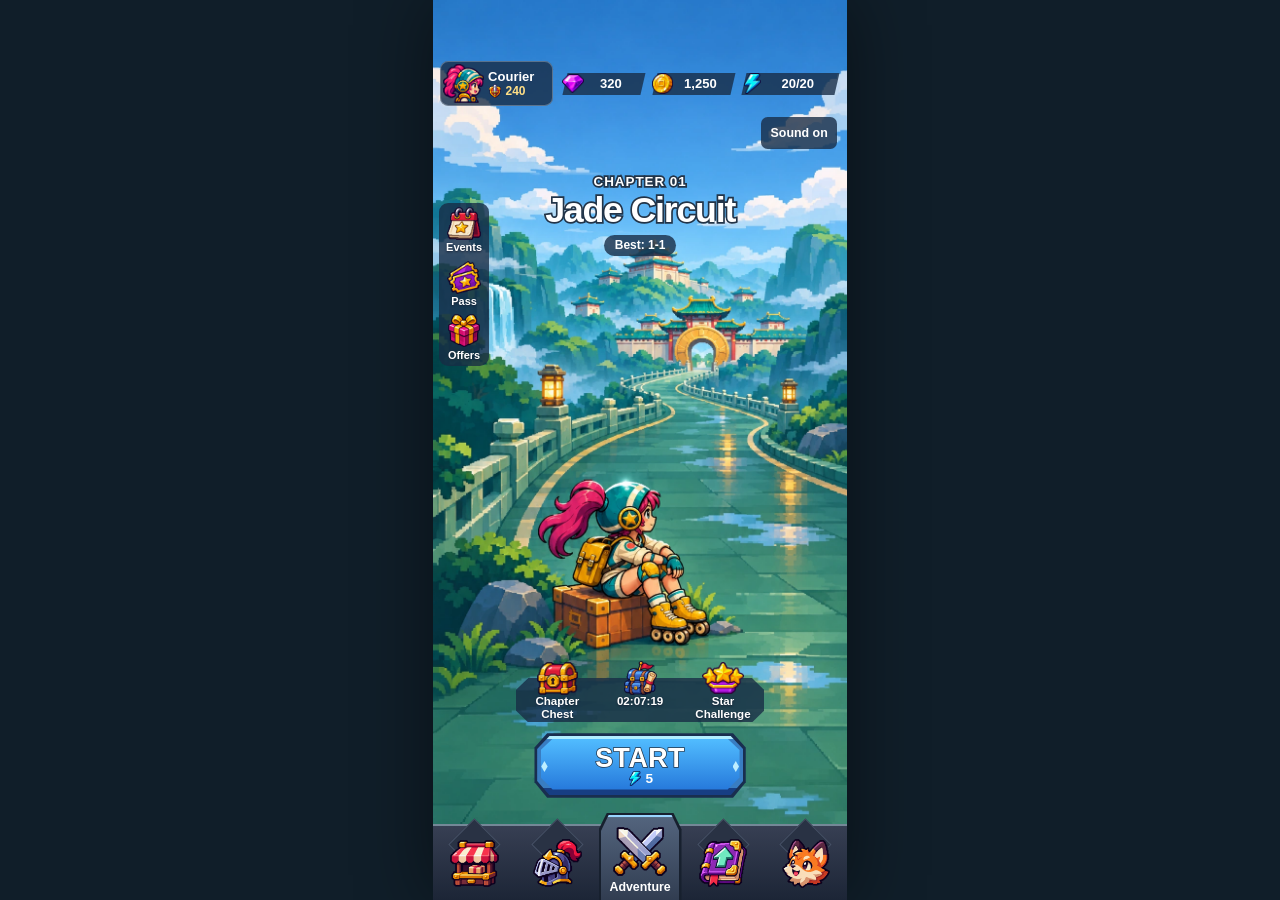
<file: index.html>
<!doctype html>
<html lang="en">
<head>
  <meta charset="utf-8">
  <meta name="viewport" content="width=device-width, initial-scale=1, viewport-fit=cover">
  <meta name="theme-color" content="#101e29">
  <title>Jade Circuit</title>
  <style>
    :root { color-scheme: dark; font: 600 1rem system-ui, sans-serif; background: #101e29; color: #fff2d1; }
    body { margin: 0; }
    iframe, section { position: fixed; inset: 0; width: 100%; height: 100%; border: 0; }
    section { display: grid; align-content: center; justify-items: center; background: #101e29; }
    [hidden] { display: none; }
    progress { width: min(16rem, 70vw); accent-color: #70ddbb; }
    button { padding: .6em 1.3em; font: inherit; cursor: pointer; }
  </style>
</head>
<body>
  <iframe title="Jade Circuit game" aria-hidden="true" inert allow="autoplay; fullscreen"></iframe>
  <section aria-label="Loading Jade Circuit">
    <p role="status">Loading Jade Circuit…</p>
    <progress aria-label="Game loading progress"></progress>
    <button type="button" hidden>Retry</button>
  </section>
  <script type="module">
    const frame = document.querySelector('iframe');
    const cover = document.querySelector('section');
    const meter = document.querySelector('progress');
    const message = document.querySelector('[role=status]');
    const retry = document.querySelector('button');
    retry.onclick = () => location.reload();

    const assets = ['rally/rain-circuit.webp', 'cabinet-materials.png', 'arena.png',
      'cabinet-shell.png', 'controls.png', 'trough.png', 'courier-idle.webp', 'puddle-jelly-idle.webp'];
    meter.max = assets.length + 1;
    meter.value = 0;
    async function loadImage(file) {
      const image = new Image();
      image.src = 'game/assets/' + file;
      await image.decode();
      meter.value++;
    }
    const lobbyReady = new Promise((resolve, reject) => {
      frame.addEventListener('load', () => {
        const lobby = frame.contentDocument;
        if (!lobby?.querySelector('#enemies .enemy')) return reject(new Error('Lobby unavailable'));
        meter.value++;
        resolve();
      }, { once: true });
      frame.src = 'game/home.html' + location.search;
    });
    try {
      await Promise.all([lobbyReady, ...assets.map(loadImage)]);
      cover.hidden = true;
      frame.inert = false;
      frame.removeAttribute('aria-hidden');
      frame.focus();
    } catch {
      message.textContent = 'Jade Circuit couldn’t finish loading.';
      meter.hidden = true;
      retry.hidden = false;
      retry.focus();
    }
  </script>
</body>
</html>
</file>
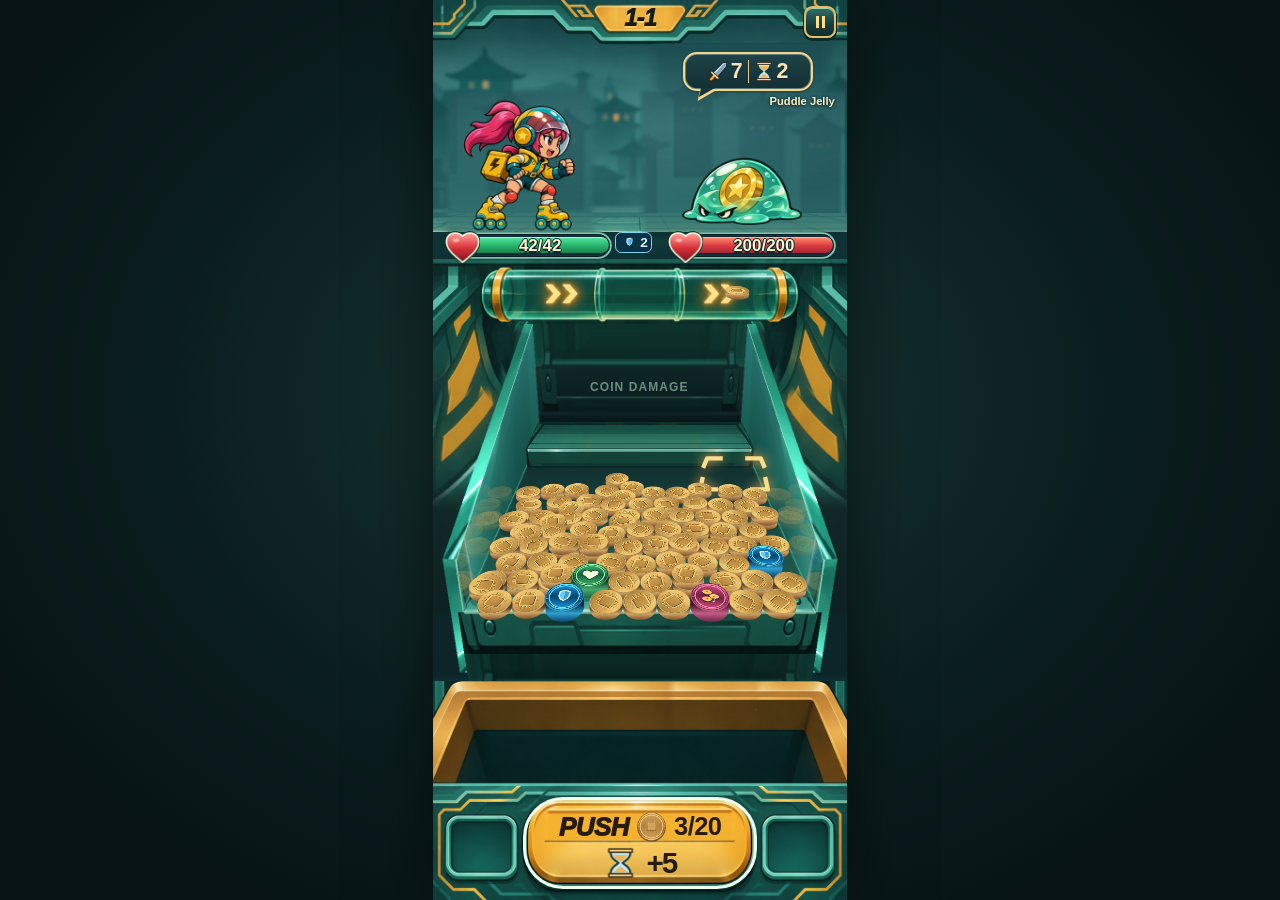
<file: game/index.html>
<!doctype html>
<html lang="en">
<head>
  <meta charset="utf-8">
  <meta name="viewport" content="width=device-width, initial-scale=1, viewport-fit=cover">
  <meta name="theme-color" content="#08282b">
  <title>Jade Circuit</title>
  <link rel="stylesheet" href="styles/frame.css">
  <link rel="stylesheet" href="styles/jade.css">
  <link rel="preload" as="image" href="assets/courier-running.webp" media="(prefers-reduced-motion: no-preference)">
  <script defer src="src/audio.js" data-music="tecnological_messup_v2_0"></script>
  <script defer src="src/board/board.js"></script>
  <script defer src="src/gear.js"></script>
  <script defer src="src/combat/run-upgrades.js"></script>
  <script defer src="src/combat/combat.js"></script>
  <script defer src="src/talents.js"></script>
  <script defer src="src/loadout.js"></script>
  <script defer src="src/session.js"></script>
  <script defer src="src/view/jade-view.js"></script>
  <script defer src="src/main.js"></script>
</head>
<body>
  <div class="game-frame run-frame">
    <main id="game" aria-label="Jade Circuit coin pusher"></main>
    <button class="jade-pause" type="button" aria-label="Pause run" aria-haspopup="dialog" aria-controls="pause-panel" disabled>
      <span aria-hidden="true"></span>
    </button>
    <dialog id="pause-panel" aria-labelledby="pause-title">
      <header><h2 id="pause-title">Run paused</h2></header>
      <div class="pause-actions">
        <button class="pause-resume" type="button" autofocus>Resume run</button>
        <button type="button" data-sound-toggle aria-label="Game sound" aria-pressed="true">Sound on</button>
        <button class="pause-restart" type="button">Restart run</button>
        <a href="home.html">Return to homepage</a>
      </div>
    </dialog>
    <div class="run-loading" role="status" aria-label="Entering Jade Circuit" hidden>
      <div class="coin-rain" aria-hidden="true">
        <i style="--x: 4%; --size: 8cqw; --delay: 0ms; --fall: 1.1s; --drift: 5cqw"></i>
        <i style="--x: 53%; --size: 10cqw; --delay: 40ms; --fall: 0.95s; --drift: -4cqw"></i>
        <i style="--x: 28%; --size: 6cqw; --delay: 75ms; --fall: 1.22s; --drift: 6cqw"></i>
        <i style="--x: 79%; --size: 7cqw; --delay: 120ms; --fall: 1.07s; --drift: -5cqw"></i>
        <i style="--x: 15%; --size: 12cqw; --delay: 195ms; --fall: 0.98s; --drift: 4cqw"></i>
        <i style="--x: 64%; --size: 8cqw; --delay: 250ms; --fall: 1.15s; --drift: 7cqw"></i>
        <i style="--x: 92%; --size: 6cqw; --delay: 310ms; --fall: 1.02s; --drift: -3cqw"></i>
        <i style="--x: 38%; --size: 10cqw; --delay: 345ms; --fall: 0.94s; --drift: -5cqw"></i>
        <i style="--x: 72%; --size: 12cqw; --delay: 410ms; --fall: 1.14s; --drift: 4cqw"></i>
        <i style="--x: 7%; --size: 7cqw; --delay: 460ms; --fall: 0.99s; --drift: 7cqw"></i>
        <i style="--x: 46%; --size: 6cqw; --delay: 520ms; --fall: 1.08s; --drift: -4cqw"></i>
        <i style="--x: 84%; --size: 9cqw; --delay: 580ms; --fall: 0.96s; --drift: -4cqw"></i>
      </div>
      <span class="loading-caption" aria-hidden="true">Ready to push...</span>
      <b class="loading-percent" aria-hidden="true">0%</b>
    </div>
  </div>
  <noscript>Enable JavaScript to play Jade Circuit.</noscript>
</body>
</html>
</file>
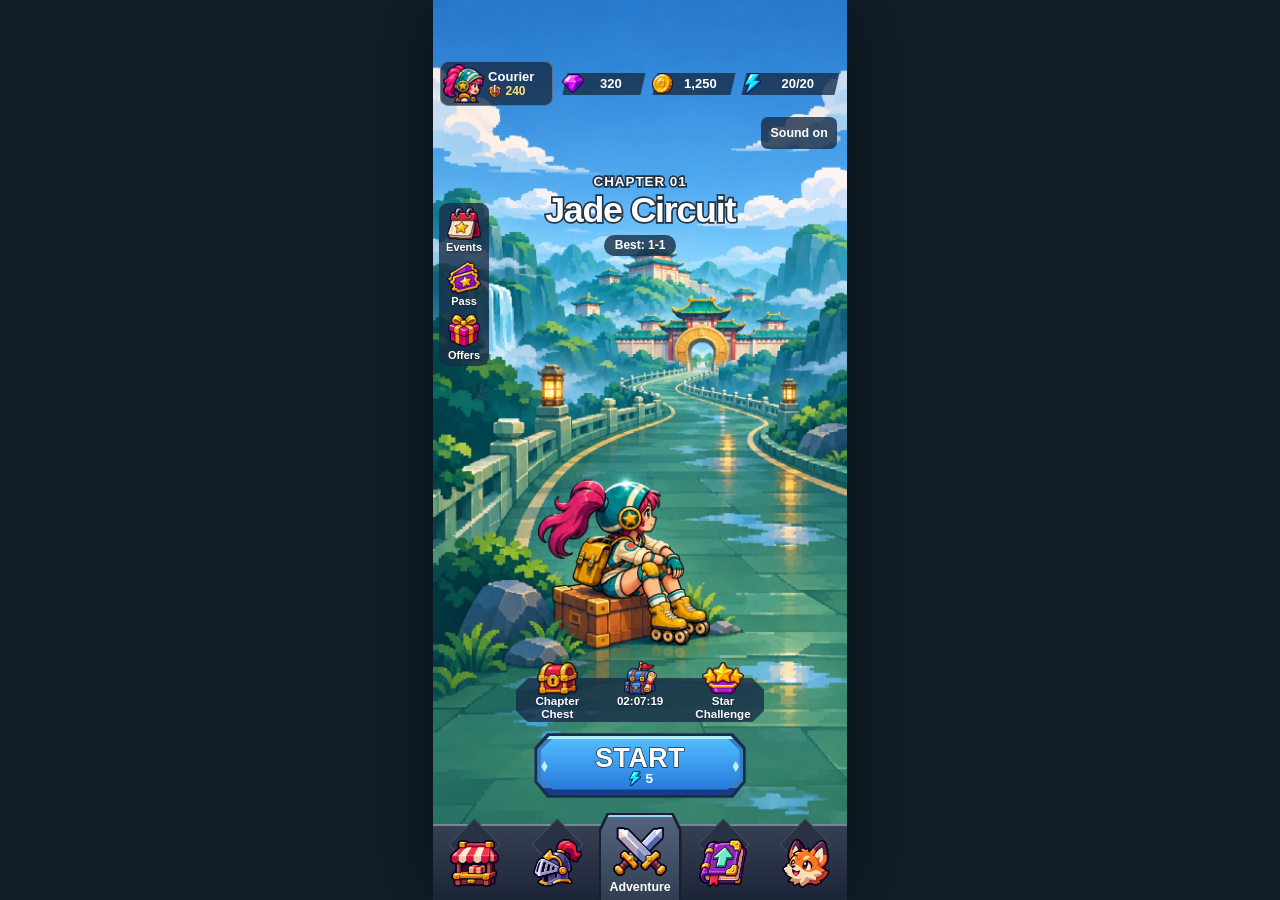
<file: game/home.html>
<!doctype html>
<html lang="en">
<head>
  <meta charset="utf-8">
  <meta name="viewport" content="width=device-width, initial-scale=1, viewport-fit=cover">
  <meta name="theme-color" content="#307eb8">
  <title>Jade Circuit · Adventure</title>
  <link rel="stylesheet" href="styles/frame.css">
  <link rel="stylesheet" href="styles/home.css">
  <link rel="stylesheet" href="styles/equipment.css">
  <link rel="stylesheet" href="styles/talents.css">
  <script defer src="src/audio.js" data-music="pynchon"></script>
  <script defer src="src/gear.js"></script>
  <script defer src="src/combat/run-upgrades.js"></script>
  <script defer src="src/combat/combat.js"></script>
  <script defer src="src/talents.js"></script>
  <script defer src="src/loadout.js"></script>
  <script defer src="src/equipment-page.js"></script>
  <script defer src="src/home.js"></script>
</head>
<body>
  <main class="game-frame cabinet">
    <section id="adventure" class="lobby" aria-labelledby="world-name">
      <video class="lobby-wind" data-src="assets/rally/rain-circuit-wind.mp4" muted loop playsinline preload="none" aria-hidden="true"></video>
      <header class="wallet">
        <a class="identity" href="#courier" aria-label="Courier profile, power 240">
          <img src="assets/rally/portrait.webp" alt="">
          <span>Courier<small><img src="assets/rally/power.webp" alt=""><b data-power>240</b></small></span>
        </a>
        <span class="counter"><img src="assets/rally/gem.webp" alt="Gems">320</span>
        <span class="counter"><img src="assets/rally/coin.webp" alt="Gold"><b data-balance="gold"></b></span>
        <span class="counter"><img src="assets/rally/energy.webp" alt="Energy">20/20</span>
      </header>
      <button type="button" class="lobby-sound" data-sound-toggle aria-label="Game sound" aria-pressed="true">Sound on</button>
      <div class="chapter">
        <span>CHAPTER 01</span>
        <h1 id="world-name" tabindex="-1">Jade Circuit</h1>
        <a href="#encounters" aria-label="Best stage 1-1, view encounters">Best: 1-1</a>
      </div>
      <div class="shortcuts" aria-label="Chapter shortcuts">
        <button type="button" disabled><img src="assets/rally/event.webp" alt="">Events</button>
        <button type="button" disabled><img src="assets/rally/pass.webp" alt="">Pass</button>
        <button type="button" disabled><img src="assets/rally/gift.webp" alt="">Offers</button>
      </div>
      <div class="departure">
        <div class="rewards">
          <button type="button" disabled><img src="assets/rally/chest.webp" alt="">Chapter<br>Chest</button>
          <button type="button" disabled aria-label="Expedition, 2 hours 7 minutes 19 seconds"><img src="assets/rally/expedition.webp" alt="">02:07:19</button>
          <button type="button" disabled><img src="assets/rally/star-challenge.webp" alt="">Star<br>Challenge</button>
        </div>
        <a class="start rally-start" href="index.html" aria-label="Start run, energy cost 5">
          <span>START</span><small><img src="assets/rally/energy.webp" alt="">5</small>
        </a>
      </div>
    </section>
    <section id="equipment" class="equipment" aria-labelledby="gear-heading" hidden>
      <div class="gear-scene">
        <div class="gear-courier"><img src="assets/equipment/viaduct.jpg" alt="Roller Courier on the Jade Circuit viaduct"></div>
        <header class="gear-heading">
          <a class="gear-back" href="#adventure" aria-label="Back to Adventure">‹</a>
          <h1 id="gear-heading" tabindex="-1">Equipment</h1>
        </header>
        <div class="gear-stage">
          <div class="gear-slots" id="gear-left"></div>
          <div class="gear-slots" id="gear-right"></div>
        </div>
        <div id="gear-stats" class="gear-stats" aria-label="Starting stats"></div>
      </div>
      <div class="gear-bag">
        <div class="bag-header"><h2>Inventory <small id="bag-count"></small></h2>
          <span class="merge-entry">
            <button id="show-merge" class="gear-action" type="button">Merge</button>
            <span id="merge-finger" aria-hidden="true" hidden>👆</span>
          </span>
        </div>
        <p id="gear-message" role="status"></p>
        <div class="gear-scroll">
          <div id="gear-list" aria-label="Spare equipment"></div>
        </div>
      </div>
      <div id="power-popup" popover="manual" aria-hidden="true">
        <img src="assets/rally/power.webp" alt=""><strong id="power-total"></strong><b id="power-delta"></b>
      </div>
        <dialog id="gear-dialog" aria-labelledby="detail-title">
          <header><h2 id="detail-title"></h2><button class="gear-close" type="button" aria-label="Close">×</button></header>
          <div id="detail-content"></div>
          <button class="gear-action" id="detail-action" type="button"></button>
        </dialog>
    </section>
    <section id="courier" class="sheet" aria-labelledby="courier-name" hidden>
      <a class="back" href="#adventure">‹ Adventure</a>
      <img src="assets/rally/portrait.webp" alt="">
      <h1 id="courier-name" tabindex="-1">Roller Courier</h1>
      <dl class="stats">
        <div><dt>Starting HP</dt><dd data-stat="hp"></dd></div>
        <div><dt>Attack</dt><dd data-stat="attack"></dd></div>
        <div><dt>Starting coins</dt><dd data-stat="reserve"></dd></div>
        <div><dt>Coins per round</dt><dd data-stat="regen"></dd></div>
      </dl>
    </section>
    <section id="encounters" class="sheet" aria-labelledby="route-name" hidden>
      <a class="back" href="#adventure">‹ Adventure</a>
      <small>CHAPTER 01 / JADE CIRCUIT</small>
      <h1 id="route-name" tabindex="-1">Encounters</h1>
      <div id="enemies"></div>
      <p>Your health, shield, coins and tray carry through all ten stages.</p>
      <a class="start sheet-link" href="index.html">Start run</a>
    </section>
    <section id="talents" class="lobby talents" aria-labelledby="talents-name" hidden>
      <h1 id="talents-name" tabindex="-1">Talents</h1>
      <ul id="talent-list" aria-label="Permanent talents"></ul>
      <div class="talent-result" role="status" aria-live="polite" aria-atomic="true">
        <img id="result-icon" alt="">
        <div><strong id="draw-title"></strong><small id="draw-effect"></small></div>
      </div>
      <div class="talent-action">
        <button id="talent-draw" class="rally-start" type="button"><span>DRAW TALENT</span><small id="draw-price"></small></button>
        <small id="draw-message" role="status"></small>
      </div>
    </section>
    <nav class="dock" aria-label="Game navigation">
      <button type="button" disabled aria-label="Shop"><img src="assets/rally/shop.webp" alt=""></button>
      <a href="#equipment" aria-label="Equipment"><img src="assets/rally/gear.webp" alt=""><span hidden>Equipment</span></a>
      <a href="#adventure" aria-current="page" aria-label="Adventure"><img src="assets/rally/adventure.webp" alt=""><span>Adventure</span></a>
      <a href="#talents" aria-label="Talents"><img src="assets/rally/upgrades.webp" alt=""><span hidden>Talents</span></a>
      <button type="button" disabled aria-label="Pets"><img src="assets/rally/pets.webp" alt=""></button>
    </nav>
  </main>
  <noscript>Enable JavaScript to browse the lobby, or <a href="index.html">open the run</a>.</noscript>
</body>
</html>
</file>
<file: game/styles/frame.css>
body {
  --usable-height: calc(100vh - env(safe-area-inset-top) - env(safe-area-inset-bottom));
  display: grid;
  grid-template: minmax(0, 1fr) / minmax(0, 1fr);
  place-items: center;
  box-sizing: border-box;
  height: 100vh;
  margin: 0;
  padding: env(safe-area-inset-top) env(safe-area-inset-right) env(safe-area-inset-bottom) env(safe-area-inset-left);
}

@supports (height: 100dvh) {
  body {
    --usable-height: calc(100dvh - env(safe-area-inset-top) - env(safe-area-inset-bottom));
    height: 100dvh;
  }
}

.game-frame {
  position: relative;
  --cabinet-ratio: 440 / 956;
  width: min(100%, calc(var(--usable-height) * var(--cabinet-ratio)), 495px);
  aspect-ratio: var(--cabinet-ratio);
}
</file>
<file: game/styles/jade.css>
:root {
  color-scheme: dark;
  font-family: 'Trebuchet MS', Arial, sans-serif;
  background: #081618;
}

body:has(#game) {
  overflow: hidden;
  background: radial-gradient(ellipse at 50% 44%, #193835, #0b1e1f 52%, #081416 83%);
}

#game {
  height: 100%;
  box-shadow: 0 0 4rem #0008;
}

.jade-cabinet {
  position: relative;
  height: 100%;
  isolation: isolate;
  overflow: hidden;
  container-type: inline-size;
  background: #0e3134;
  color: #fff1cf;
  user-select: none;
  -webkit-user-select: none;
}

.jade-art, .jade-fighter, .jade-playfield { position: absolute; pointer-events: none; }
.jade-art { inset-inline: 0; background-size: 100% 100%; }
.jade-arena { top: 4.6025%; height: 21.1297%; background-image: url('../assets/arena.png'); }
.jade-crown { top: 0; height: 4.8117%; background-image: url('../assets/crown.png'); }
.jade-feeder { top: 28.7657%; height: 7.3222%; background-image: url('../assets/feeder.png'); }
.jade-walls { top: 35.8787%; height: 39.8536%; background-image: url('../assets/cabinet-shell.png'); }
.jade-trough { top: 75.6276%; height: 11.8201%; background-image: url('../assets/trough.png'); }
.jade-controls { top: 87.3431%; height: 12.6569%; z-index: 3; background-image: url('../assets/controls.png'); }
.jade-playfield { inset: 0; width: 100%; height: 100%; z-index: 2; }

.jade-stage {
  position: absolute;
  inset: .58% 38.8% auto;
  text-align: center;
  font-size: 5.65cqw;
  color: #171c16;
  font-weight: 1000;
  font-style: italic;
  letter-spacing: -.03em;
  line-height: 1.17;
  text-shadow: 0 .07em #fff2a463;
}

.jade-fighter { object-fit: contain; transform-origin: 50% 93%; }
.jade-courier { top: 10.6695%; left: 4.5455%; width: 32.7273%; aspect-ratio: 1; }
.jade-courier img { display: block; width: 100%; height: 100%; }
.jade-courier.jade-fighter-out { background: url('../assets/courier-still.webp') center / contain no-repeat; }
.jade-courier.jade-fighter-out img { visibility: hidden; }
.jade-qilin { top: 10.7741%; left: 52.2727%; width: 45.9091%; }
.jade-fighter-out { opacity: .66; filter: saturate(.53); }

/* Mirror the next stretch of skyline to join the rooftops at the seam. */
.jade-arena::after {
  content: '';
  position: absolute;
  inset: 0 -100% 0 100%;
  background: inherit;
  transform: scaleX(-1);
}
.jade-stage-two .jade-arena { transform: translateX(-100%); }
.jade-arriving-qilin { display: none; top: 10.7741%; left: 52.2727%; width: 45.9091%; }
.jade-small-monster { left: 60%; top: 12%; width: 29%; height: 13%; object-position: center bottom; }
.jade-horn-light { top: 10.7741%; left: 52.2727%; width: 45.9091%; filter: brightness(1.9) saturate(1.8); clip-path: polygon(10% 30%, 13% 20%, 30% 8%, 41% 0, 37% 12%, 25% 24%, 19% 31%); mask-image: linear-gradient(110deg, black calc(44% - var(--unlit) * .5), transparent calc(51% - var(--unlit) * .5)); }
.jade-enemy-caption { position: absolute; top: 10.55%; right: 3%; max-width: 49%; color: #fff2cb; font-weight: bold; font-size: 2.7cqw; text-shadow: 0 1px 3px #102a2a, 0 0 3px #102a2a; }
.jade-travelling .jade-enemy-caption, .jade-travelling .jade-horn-light { visibility: hidden; }
.jade-board-shake { animation: jade-board-jolt .4s ease-out; }
.jade-cabinet-quake { animation: jade-cabinet-quake .32s ease-out; }
@keyframes jade-cabinet-quake {
  10% { translate: -.8% .45%; }
  28% { translate: .75% -.35%; }
  47% { translate: -.5% .23%; }
  68% { translate: .3% -.12%; }
  85% { translate: -.13% .06%; }
}
.jade-impact-ring { position: absolute; width: 37cqw; height: 12cqw; border: .65cqw solid #ffe1a1;
  border-radius: 50%; translate: -50% -50%; box-shadow: 0 0 1.2cqw #e7ae5e; animation: jade-impact-spread .32s ease-out both; }
@keyframes jade-impact-spread { from { scale: .16; opacity: .9; } to { scale: 1; opacity: 0; } }
@media (prefers-reduced-motion: reduce) {
  .jade-cabinet-quake { animation: none; }
  .jade-impact-ring { animation: jade-impact-fade .23s linear both; }
}
@keyframes jade-impact-fade { from { opacity: .65; } to { opacity: 0; } }
@keyframes jade-board-jolt { 15%, 55% { transform: translateX(-1.2%); } 35%, 75% { transform: translateX(1%); } }
@media (prefers-reduced-motion: reduce) { .jade-board-shake { animation: none; } }
.jade-travelling { --journey-time: 1.55s; }
.jade-travelling .jade-arena { animation: jade-scroll-road var(--journey-time) ease-in-out both; }
.jade-travelling .jade-courier { animation: jade-skate var(--journey-time) ease-in-out both; }
.jade-travelling .jade-qilin { animation: jade-leave-enemy var(--journey-time) ease-out both; }
.jade-travelling .jade-arriving-qilin { display: block; animation: jade-arrive var(--journey-time) ease-out both; }
.jade-travelling :is(.jade-enemy-health, .jade-intent, .jade-readiness) { visibility: hidden; }

@keyframes jade-scroll-road {
  0%, 8% { transform: translateX(0); }
  94%, 100% { transform: translateX(-100%); }
}
@keyframes jade-skate {
  0%, 100% { transform: none; }
  48% { transform: translateX(42%); }
}
@keyframes jade-leave-enemy {
  from { opacity: .66; }
  23%, to { opacity: 0; transform: translate(-14%, 6%) rotate(6deg); }
}
@keyframes jade-arrive {
  0%, 54% { transform: translateX(115%); }
  94%, 100% { transform: none; }
}
@media (prefers-reduced-motion: reduce) {
  .jade-travelling { --journey-time: .25s; }
  .jade-travelling :is(.jade-arena, .jade-courier, .jade-qilin) { animation: none; }
  .jade-travelling .jade-qilin { visibility: hidden; }
  .jade-travelling .jade-arriving-qilin { animation-name: jade-fade-in; }
}
@keyframes jade-fade-in {
  from { opacity: 0; }
  to { opacity: 1; }
}

.jade-vitals {
  position: absolute;
  inset: 25.6276% 2.8% auto;
  height: 3.1381%;
  display: flex;
  justify-content: space-between;
  background: linear-gradient(180deg, transparent 15%, #17444377 35%, transparent 90%);
  z-index: 3;
}

.jade-health { width: 42.8%; position: relative; }
.jade-health > img { position: absolute; inset: -4% auto auto 0; width: 21%; z-index: 1; }
.jade-health-track {
  position: absolute;
  inset: 12% 1% 8% 9%;
  display: grid;
  place-items: center;
  overflow: hidden;
  isolation: isolate;
  background: #0d292e;
  border: .47cqw solid #071e24;
  border-radius: 999px;
  box-shadow: 0 0 0 .42cqw #81c5af, inset 0 0 0 .4cqw #15313a, 0 .52cqw .52cqw #071d24aa;
  font-size: 4.1cqw;
  font-weight: 900;
  line-height: 1;
  text-shadow: 0 .1em #092b2c, 0 -.055em #092b2c, -.06em 0 #092b2c, .06em 0 #092b2c;
}
.jade-health-track span { position: relative; padding-left: 7%; }
.jade-health-fill {
  position: absolute;
  inset: 11% auto 11% 0;
  box-sizing: border-box;
  width: var(--health, 0%);
  border-radius: 999px;
  border-block-start: .2cqw solid #9dffba;
  background: linear-gradient(#50df9e, #29b86d 48%, #18824d);
  transition: width 180ms ease;
}
.jade-enemy-health .jade-health-fill { border-block-start-color: #ffb29c; background: linear-gradient(#ff8269, #da3b40 52%, #a42436); }
.jade-shield {
  position: absolute;
  left: 43.7%;
  top: 5%;
  display: flex;
  align-items: center;
  gap: .12em;
  min-width: 7.8%;
  justify-content: center;
  padding: 0 .5cqw;
  background: #0b3247e8;
  border: .28cqw solid #7ad3ef;
  border-radius: 1.5cqw;
  color: #d8f5ff;
  font-size: 3.3cqw;
  font-weight: 900;
  white-space: nowrap;
}
.jade-shield img { width: 4.6cqw; }

.jade-intent {
  position: absolute;
  top: 5.75%;
  right: 8.15%;
  min-width: 31.55%;
  height: 4.4%;
  box-sizing: border-box;
  display: flex;
  align-items: center;
  justify-content: center;
  gap: .54cqw;
  padding: 0 1.55cqw;
  border: .58cqw solid #f8d38a;
  border-radius: 3.4cqw;
  background: linear-gradient(#1e4348, #122f34);
  box-shadow: inset 0 0 0 .2cqw #75918b, 0 .35cqw .6cqw #09282c6b;
  color: #fae4b9;
  font-size: 5.15cqw;
  font-weight: 900;
  line-height: 1;
  font-variant-numeric: tabular-nums;
  text-shadow: 0 .065em #0b252b;
}
.jade-intent::before, .jade-intent::after { content: ''; position: absolute; left: 11%; top: 100%; }
.jade-intent::before { border: solid transparent; border-width: 2.9cqw 4.5cqw 0 0; border-top-color: #f8d38a; transform: skewX(-13deg); }
.jade-intent::after { left: 12.1%; top: 96%; border: solid transparent; border-width: 2.25cqw 3.6cqw 0 0; border-top-color: #17383b; transform: skewX(-13deg); }
.jade-intent img { height: 72%; width: 5cqw; object-fit: contain; }
.jade-intent i { height: 64%; width: .3cqw; background: #e7c78b; margin: 0 .65cqw; }
.jade-intent-soon { background: linear-gradient(#78443a, #442825); border-color: #ffda8b; }
.jade-intent-soon::after { border-top-color: #482b29; }

.jade-readiness { position: absolute; inset: 11% 50% 74% 5%; pointer-events: none; z-index: 2; }
.jade-readiness::after { content: ''; position: absolute; opacity: 0; }
.jade-readiness[data-attack='railgun']::after, .jade-readiness[data-attack='railgun-spent']::after {
  opacity: 1;
  top: 51%; left: 69%; width: 22%; height: 7%;
  border-radius: 999px;
  background: linear-gradient(#f1feff, #61dfff);
  border: 1px solid #192d46;
  box-shadow: 0 0 1.7cqw #36d6ff, inset 0 -.6cqw #1888ed;
  transform: rotate(-9deg);
}
.jade-readiness[data-attack='railgun-spent']::after { box-shadow: inset 0 -.6cqw #167d9d; opacity: .56; }
.jade-readiness[data-attack='orbit']::after {
  opacity: 1;
  width: 19%; height: 8%; top: 17%; left: 68%;
  border-radius: 100%;
  background: radial-gradient(ellipse, #122b32 23%, #f4d072 29%, #69fff1 45%, #235a79 58%, #9df9fe 70%);
  box-shadow: 0 0 1.4cqw #a4ffed;
  animation: jade-orbit-ready 1.4s ease-in-out infinite alternate;
}
.jade-readiness[data-attack='counter']::after {
  opacity: 1;
  top: 66%; left: 70%; width: 39%; height: 5%;
  border-radius: 0 70% 18% 0;
  transform: rotate(-40deg);
  background: #e5fdff;
  box-shadow: 0 0 .7cqw #c3fcff, 0 0 1.8cqw .45cqw #48eaf0;
}

.jade-push {
  position: absolute;
  z-index: 4;
  top: 88.88%;
  left: 22.5%;
  width: 55%;
  height: 9.6%;
  display: grid;
  grid-template-rows: 1fr .9fr;
  place-items: center;
  padding: 1.8% 1% 1.45%;
  border: 0;
  border-radius: 9cqw;
  background: transparent;
  color: #271c11;
  font: inherit;
  font-weight: 900;
  font-variant-numeric: tabular-nums;
  letter-spacing: -.035em;
  line-height: 1;
  cursor: pointer;
  touch-action: none;
  -webkit-tap-highlight-color: transparent;
}
.jade-push-main, .jade-push-income { display: flex; align-items: center; justify-content: center; gap: .33em; white-space: nowrap; }
.jade-push-main { font-size: var(--push-main-size, 6.15cqw); }
.jade-push-main strong { font-size: 1.02em; font-weight: 1000; font-style: italic; }
.jade-push-main img { width: 1.12em; height: 1.12em; filter: drop-shadow(0 .06em #86541d); }
.jade-push-income { font-size: 7.15cqw; letter-spacing: -.07em; }
.jade-push-income img { width: 1.11em; height: 1.11em; }
.jade-push:hover:not([aria-disabled='true']) { background-color: #fff5be25; }
.jade-push:focus-visible { outline: .75cqw solid #edfff0; outline-offset: .17cqw; }
.jade-push[aria-disabled='true'] { cursor: default; }
.jade-cabinet[data-phase='inserting'] .jade-push { box-shadow: inset 0 1.5cqw 3cqw #9a491663, inset 0 0 0 .55cqw #fff0b08c; background-color: #87401330; }

.jade-tally {
  position: absolute;
  z-index: 4;
  top: 40.15%;
  left: 28.9%;
  width: 41.8%;
  height: 5.65%;
  display: grid;
  align-items: center;
  overflow: hidden;
  box-sizing: border-box;
  border-radius: .7cqw;
  background: radial-gradient(circle at 50% 35%, #1a3e3d54, #041b2080);
  color: #fed989;
  font-variant-numeric: tabular-nums;
  white-space: nowrap;
  pointer-events: none;
  text-align: center;
}
.jade-tally[data-state='idle'] { background: transparent; }
.jade-tally-idle, .jade-tally-operands span, .jade-tally-equation {
  font-size: 2.9cqw;
  font-weight: 900;
  letter-spacing: .09em;
  line-height: 1;
}
.jade-tally-idle { display: none; color: #a2c8b2; opacity: .65; }
.jade-tally[data-state='idle'] .jade-tally-idle { display: block; }
.jade-tally-operands, .jade-tally-result { display: none; }
.jade-tally[data-state='counting'] .jade-tally-operands,
.jade-tally[data-state='merging'] .jade-tally-operands {
  display: grid;
  grid-template-columns: repeat(2, minmax(0, 1fr));
}
.jade-tally-operands > div { display: grid; gap: .6cqw; justify-items: center; }
.jade-tally-operands span { color: #c7dfcf; }
.jade-tally-operands strong {
  font-size: 6.45cqw;
  font-weight: 900;
  line-height: .95;
  letter-spacing: -.04em;
  text-shadow: 0 .2cqw #392622, 0 0 1.55cqw #ffb64952;
}
.jade-tally-base strong { scale: calc(1 + .13 * var(--impact, 0)); }
.jade-tally-combo strong { color: #b7f0d5; }
.jade-tally[data-tier='1.5'] .jade-tally-combo strong,
.jade-tally[data-tier='2'] .jade-tally-combo strong { color: #ffe3a1; }
.jade-tally[data-state='merging'] .jade-tally-combo strong {
  z-index: 1;
  transform: translate(var(--dock-x, 0), var(--dock-y, 0));
  color: #fff2b4;
  text-shadow: 0 .32cqw #26170c, 0 0 1.8cqw #ffd470;
}
.jade-tally[data-state='result'] .jade-tally-result {
  display: grid;
  gap: .55cqw;
  justify-items: center;
}
.jade-tally-equation { color: #dbebd8; letter-spacing: .035em; }
.jade-tally-total {
  color: #ffe8aa;
  font-size: 8.3cqw;
  font-weight: 900;
  line-height: .87;
  text-shadow: 0 .22cqw #4c321a, 0 0 1.75cqw #e3a43e88;
  animation: jade-tally-hit .24s ease-out both;
}
.jade-tally-flights { position: absolute; inset: 0; z-index: 5; pointer-events: none; }
.jade-tally-credit {
  position: absolute;
  transform: translate(-50%, -50%);
  color: #fff0a7;
  font-size: 5.5cqw;
  font-weight: 900;
  line-height: 1;
  white-space: nowrap;
  text-shadow: -.28cqw 0 #503118, .28cqw 0 #503118, 0 .34cqw #503118, 0 -.23cqw #503118, 0 0 1.65cqw #ffc653;
}
.jade-tally-credit::before {
  content: '';
  position: absolute;
  z-index: -1;
  top: 52%;
  right: 55%;
  width: 9cqw;
  height: .56cqw;
  border-radius: 99px;
  transform-origin: right center;
  transform: rotate(var(--trail-turn, 0));
  background: linear-gradient(90deg, transparent, #ffe192cc);
}

@keyframes jade-tally-hit {
  from { transform: scale(1.26); filter: brightness(1.27); }
  to { transform: scale(1); filter: brightness(1); }
}

.jade-dialog {
  position: absolute;
  z-index: 8;
  top: 47.1%;
  inset-inline: 4.8%;
  padding: 3.25cqw;
  background: linear-gradient(145deg, #183d41fc, #102b35fd 72%);
  border: .43cqw solid #87bbae;
  border-radius: 3.8cqw;
  box-shadow: 0 1.4cqw 4.5cqw #02161ce0, inset 0 0 0 .55cqw #0d262d, inset 0 .8cqw #41696096;
}
.jade-dialog h2 { margin: 0; color: #ffe0a5; font-size: 5.9cqw; line-height: 1.03; letter-spacing: -.035em; }
.jade-dialog-note { color: #9fc9c5; font-size: 3.15cqw; margin: 1.2cqw 0 2.4cqw; }
.jade-offer-list { display: grid; gap: 1.45cqw; }
.jade-offer {
  display: grid;
  grid-template-columns: 13.3cqw minmax(0, 1fr) 3.4cqw;
  align-items: center;
  width: 100%;
  min-height: 16.15cqw;
  padding: .95cqw 1.15cqw;
  gap: 2cqw;
  border: .3cqw solid #4c827d;
  border-radius: 2.35cqw;
  background: linear-gradient(128deg, #2c5557, #173944);
  color: #e9f3df;
  font: inherit;
  text-align: left;
  cursor: pointer;
  touch-action: manipulation;
}
.jade-offer:hover { background: linear-gradient(128deg, #3d696a, #245262); border-color: #8ad8c5; }
.jade-offer:focus-visible, .jade-replay:focus-visible { outline: .55cqw solid #ffe19b; outline-offset: .2cqw; }
.jade-card-description { display: grid; gap: .28cqw; }
.jade-card-description strong { color: #ffe6b1; font-size: 4.18cqw; line-height: 1.05; }
.jade-card-description small { color: #a6e8d1; font-size: 2.95cqw; font-weight: 800; }
.jade-card-description > span { font-size: 2.95cqw; color: #d6e8df; line-height: 1.13; }
.jade-card-arrow { color: #a8d3c5; font-size: 5.8cqw; }
.jade-draft { top: auto; bottom: 4%; padding: 3.8cqw; box-shadow: 0 0 0 200vmax #04161965, inset 0 .55cqw #50756b; }
.jade-draft header { padding: .4cqw .4cqw 2.7cqw; }
.jade-draft header small, .jade-draft .jade-card-description small { font-weight: 800; font-size: 2.65cqw; letter-spacing: .12em; text-transform: uppercase; }
.jade-draft header small { display: block; color: #b1e4cb; margin-bottom: 1cqw; }
.jade-draft header p { font-size: 3.2cqw; color: #d4e8de; margin: 1.2cqw 0 0; }
.jade-draft .jade-offer { --accent: #d2dccc; border-left: .85cqw solid var(--accent); padding: 1.6cqw; }
.jade-draft [data-rarity="Uncommon"] { --accent: #8cedb2; background: linear-gradient(110deg,#284d40,#173c38); }
.jade-draft [data-rarity="Epic"] { --accent: #e5b4ff; background: linear-gradient(110deg,#4d375d,#302e48); }
.jade-draft .jade-card-description { gap: .65cqw; }
.jade-draft .jade-card-description small { color: var(--accent); }
.jade-draft .jade-card-description > span { font-size: 3.15cqw; line-height: 1.22; }
.draft-art { height: 13cqw; display: grid; place-items: center; position: relative; overflow: hidden; border-radius: 2cqw; background: #081c247a; }
.draft-art img { width: 88%; height: 88%; object-fit: contain; }
.jade-reroll { display: block; width: 100%; margin-top: 2.2cqw; min-height: 10.8cqw; border: .3cqw solid #cca66a; border-radius: 2cqw; background: #293936; color: #ffdda0; font-family: inherit; font-size: 3.6cqw; font-weight: 800; cursor: pointer; }
.jade-reroll:focus-visible { outline: .5cqw solid white; }
.jade-reroll:disabled { opacity: .65; cursor: default; }
.jade-ad-preview { bottom: 19%; text-align: center; }
.jade-card-art { position: relative; display: block; height: 12.8cqw; overflow: hidden; border-radius: 1.8cqw; box-shadow: inset 0 0 0 .25cqw #78d9c88c; }
.jade-card-art::before, .jade-card-art::after { content: ''; position: absolute; display: block; }
.jade-card-railgun { background: radial-gradient(ellipse at 70% 32%, #447e9e, #19364a 58%, #10252f); }
.jade-card-railgun::before { width: 81%; height: 25%; left: 14%; top: 41%; transform: rotate(-28deg); background: linear-gradient(#19447f, #e6ffff 33%, #71e6ff 57%, #2176ae); border-radius: 999px; box-shadow: 0 0 2cqw #57cfff; }
.jade-card-railgun::after { width: 38%; height: 37%; left: 12%; top: 47%; transform: rotate(-28deg); border-radius: 27% 14% 14% 20%; background: linear-gradient(#e5c177, #94734c 43%, #4e5062 49%, #172b3b); border: .22cqw solid #0a1829; }
.jade-card-orbit { background: radial-gradient(ellipse at 50% 48%, #346371, #17344a 69%); }
.jade-card-orbit::before { width: 70%; height: 39%; left: 12%; top: 32%; transform: rotate(-34deg); border-radius: 100%; background: radial-gradient(ellipse, #163f5e 28%, #62d8ce 31%, #c9fcf1 41%, #2d6582 51%, #ffda8a 64%, #5cb6c8 70%); box-shadow: 0 0 1.3cqw #73ebf0; }
.jade-card-orbit::after { width: 83%; height: 53%; left: 15%; top: 27%; transform: rotate(-40deg); border-top: .21cqw solid #9ae5ed82; border-bottom: .22cqw solid #e1fffa; border-radius: 100%; }
.jade-card-counter { background: radial-gradient(ellipse at 46% 48%, #3c8a82, #173546 67%); }
.jade-card-counter::before { width: 78%; height: 20%; left: 13%; top: 41%; transform: rotate(-43deg); border-radius: 12% 70% 12% 10%; background: linear-gradient(#90e5fa, #e7ffff 47%, #41a6cb 55%, #78fff8); box-shadow: 0 0 1.75cqw #3bd0ea; }
.jade-card-counter::after { width: 14%; height: 40%; left: 28%; top: 42%; transform: rotate(-43deg); border-radius: .3cqw; background: linear-gradient(90deg, #8e632d, #f1ba5d 40%, #fff0a1 54%, #b5823d); }
.jade-result { display: grid; gap: 2.5cqw; text-align: center; justify-items: center; inset-inline: 12%; padding: 4cqw; }
.jade-replay { min-width: 44%; padding: 2cqw 4.2cqw; border: .38cqw solid #ffe7a9; border-radius: 2cqw; color: #302719; background: linear-gradient(#ffe19a, #edae4a); font: 900 4.35cqw/1 'Trebuchet MS', Arial, sans-serif; cursor: pointer; touch-action: manipulation; }

.jade-duel-effects { position: absolute; inset: 0; z-index: 5; pointer-events: none; overflow: hidden; }
.jade-effect { position: absolute; pointer-events: none; font-weight: 900; white-space: nowrap; }
.jade-enemy-number, .jade-hero-number { top: 19%; left: 71%; color: #fff3c6; font-size: 7cqw; text-shadow: 0 .12em #6b3038, -.07em 0 #522129, .07em 0 #522129; animation: jade-float-number .85s ease-out both; }
.jade-hero-number { left: 15%; color: #ffe0c0; }
.jade-stagger-text, .jade-counter-text, .jade-orbit-text { left: 62%; top: 16.8%; font-size: 4.1cqw; color: #f7e387; }
.jade-counter-text { top: 19%; color: #e4fffe; }
.jade-orbit-text { color: #a9f9dd; }
.jade-token-result { top: 81.2%; transform: translateX(-50%); font-size: 4cqw; color: #fbd9a0; text-shadow: 0 .12em #33271e, 0 0 .3em #130f0d; animation: jade-token-float .9s ease-out both; }
.jade-token-heal { color: #abf7bf; }
.jade-token-guard { color: #b4edff; }
.jade-token-shower { color: #ffafd2; }
.jade-strike-wave, .jade-enemy-wave, .jade-counter-flash { top: 18.2%; height: 2.8%; width: 21%; border-top: .85cqw solid #fff4ba; border-radius: 50%; filter: drop-shadow(0 0 .85cqw #ffba42); animation: jade-strike-travel .34s ease-out both; }
.jade-enemy-wave { border-top-color: #ffc57c; filter: drop-shadow(0 0 .85cqw #f27e6a); animation: jade-enemy-travel .4s ease-out both; }
.jade-counter-flash { border-width: 1.25cqw; border-top-color: #d4ffff; filter: drop-shadow(0 0 1.4cqw #69fff4); }
.jade-rail-beam { top: 19.2%; left: 32%; height: 1.05%; width: 45%; border-radius: 2cqw 60% 60% 2cqw; transform-origin: left center; background: linear-gradient(#55ecff, #f0ffff 38%, #fffdec 56%, #76e2ff); box-shadow: 0 0 1.6cqw #44eafd, 0 0 3.5cqw #60c8ff; animation: jade-beam .49s ease-out both; }
.jade-blade-flight { top: 19%; width: 10%; height: 1%; border-radius: 50%; background: radial-gradient(ellipse, #234151 23%, #9ef6e1 34%, #ddfff0 48%, #fadb80 54%, #31b6c8 69%); box-shadow: 0 0 1.5cqw #7be5e1; animation: jade-blade .5s ease-out both; }
.jade-fighter-lunge { animation: jade-lunge .34s ease-out both; }
.jade-fighter-hit { animation: jade-hit .32s .12s ease-out both; }
.jade-fighter-charge { animation: jade-charge .38s ease-out both; }
.jade-fighter-recoil { animation: jade-recoil .38s .12s ease-out both; }

@keyframes jade-lunge { 46% { transform: translate(11%, -1%) rotate(-3deg); } }
@keyframes jade-hit { 45% { transform: translateX(4%); filter: brightness(1.45) saturate(.6); } }
@keyframes jade-charge { 41% { transform: translateX(-6%) rotate(2deg); } }
@keyframes jade-recoil { 47% { transform: translateX(-9%) rotate(-5deg); filter: brightness(1.3) saturate(.55); } }
@keyframes jade-orbit-ready { from { transform: translate(-100%, 0) rotate(-27deg); } to { transform: translate(40%, 165%) rotate(16deg); } }
@keyframes jade-strike-travel { from { left: 28%; opacity: 0; transform: rotate(-20deg) scale(.7); } 32% { opacity: 1; } to { left: 64%; opacity: 0; transform: rotate(-28deg) scale(1.33); } }
@keyframes jade-enemy-travel { from { left: 62%; opacity: 0; transform: rotate(19deg) scale(.7); } 40% { opacity: 1; } to { left: 15%; opacity: 0; transform: rotate(14deg) scale(1.3); } }
@keyframes jade-beam { from { opacity: 0; transform: scaleX(.04) rotate(-1deg); } 30% { opacity: 1; transform: scaleX(1) rotate(-1deg); } to { opacity: 0; transform: scale(1,.15) rotate(-1deg); } }
@keyframes jade-blade { from { left: 30%; opacity: .3; transform: rotate(-35deg); } 40% { opacity: 1; } to { left: 77%; opacity: 0; transform: translateY(-95%) rotate(45deg); } }
@keyframes jade-float-number { from { opacity: 0; transform: translateY(16%) scale(.85); } 27%, 63% { opacity: 1; } to { opacity: 0; transform: translateY(-85%); } }
@keyframes jade-token-float { from { opacity: .6; transform: translate(-50%, 10%); } 33%, 64% { opacity: 1; } to { opacity: 0; transform: translate(-50%, -155%); } }

.jade-sr { position: absolute; width: 1px; height: 1px; overflow: hidden; clip-path: inset(50%); white-space: nowrap; }
.jade-cabinet [hidden] { display: none; }

@media (prefers-reduced-motion: reduce) {
  .jade-fighter, .jade-readiness::after, .jade-tally-total { animation: none; }
  .jade-health-fill { transition: none; }
  .jade-effect { animation-duration: .28s; animation-delay: 0s; }
}

.jade-pause {
  position: absolute; z-index: 8; top: 0; right: 1.2%;
  width: max(44px, 10%); height: max(44px, 4.8%);
  display: grid; place-items: center; border: 0; padding: 0; background: transparent;
  color: #ffdf8b; cursor: pointer; touch-action: manipulation;
}
.jade-pause span {
  width: 72%; aspect-ratio: 1; box-sizing: border-box;
  display: grid; place-items: center; border: 2px solid #e6bd68; border-radius: 27%;
  background: linear-gradient(#326e67, #153c3c 62%, #0e2c31);
  box-shadow: inset 0 1px #9ad7b3, 0 2px 0 1px #0c292b;
}
.jade-pause span::before {
  content: ''; width: 32%; height: 45%; box-sizing: border-box;
  border-inline: .26em solid currentColor; filter: drop-shadow(0 1px #582e11);
}
#pause-panel {
  box-sizing: border-box; width: min(82vw, 36dvh, 350px); max-height: 90dvh;
  padding: 0; overflow: auto; border: 2px solid #cba966; border-radius: 16px;
  background: linear-gradient(145deg, #245956, #102e33 75%); color: #ffebbc;
  box-shadow: 0 0 0 3px #102f31, inset 0 0 0 3px #58968a, 0 10px 32px #031618aa;
}
#pause-panel::backdrop { background: #041719b8; }
#pause-panel header {
  padding: 17px 10px 16px; text-align: center;
  background: url('../assets/crown.png') center / 100% 100% no-repeat;
}
#pause-panel h2 {
  margin: 0 auto; width: fit-content; padding: 4px 16px;
  border: 1px solid #ffe7a9; border-radius: 6px; background: linear-gradient(#ffe19a,#edae4a);
  color: #302719; font: italic 900 clamp(20px, 4.8vmin, 26px)/1.1 'Trebuchet MS', Arial, sans-serif;
}
.pause-actions { display: grid; gap: 10px; padding: 14px 8% 22px; }
.pause-actions > * {
  box-sizing: border-box; display: grid; place-items: center; min-height: 44px; padding: 8px;
  border: 1px solid #83b5a6; border-radius: 8px; color: #edf5df;
  background: linear-gradient(#315d58, #183a3b); box-shadow: inset 0 1px #ffffff24, 0 2px #091e20;
  font: 900 16px/1.2 'Trebuchet MS', Arial, sans-serif; text-align: center; text-decoration: none;
  cursor: pointer; touch-action: manipulation;
}
.pause-actions .pause-resume { color: #342817; background: linear-gradient(#ffe19a,#edae4a); border-color: #ffe7a9; }
.pause-actions > :active { transform: translateY(1px); }
.jade-pause:focus-visible, .pause-actions > :focus-visible { outline: 3px solid #ffedac; outline-offset: 2px; }
.run-frame:has(#pause-panel[open]) .jade-cabinet *,
.run-frame:has(#pause-panel[open]) .jade-cabinet *::after { animation-play-state: paused; }

.run-loading {
  position: absolute; inset: 0; z-index: 20;
  overflow: hidden; container-type: inline-size;
  background: black; color: white;
  font: 700 1rem/1.2 Arial, sans-serif;
  text-align: center; user-select: none;
}
.run-loading[hidden] { display: none; }
.coin-rain {
  position: absolute; inset: 0; overflow: hidden;
  pointer-events: none; container-type: size;
}
.coin-rain i {
  position: absolute; top: 0; left: var(--x);
  width: var(--size); aspect-ratio: 1;
  animation: entry-coin-fall var(--fall) cubic-bezier(.32,.12,.64,.94) var(--delay) infinite both;
}
.coin-rain i::after {
  content: ''; display: block; height: 100%;
  background: url('../assets/rally/coin.webp') center / contain no-repeat;
  animation: entry-coin-spin .64s linear infinite;
  animation-delay: calc(0s - var(--delay));
}
@keyframes entry-coin-fall {
  from { transform: translate(-50%, -105%); }
  to { transform: translate(calc(-50% + var(--drift)), 101cqh); }
}
@keyframes entry-coin-spin {
  0% { transform: rotate(-16deg) scaleX(1); }
  50% { transform: rotate(12deg) scaleX(.20); }
  100% { transform: rotate(-16deg) scaleX(1); }
}
.loading-caption, .loading-percent {
  position: absolute; inset-inline: 0; font-size: 4cqw;
  text-shadow: 0 1px 3px black, 0 0 1cqw black;
}
.loading-caption { top: 58%; }
.loading-percent { bottom: 8%; font-variant-numeric: tabular-nums; }
@media (prefers-reduced-motion: reduce) {
  .coin-rain { display: none; }
}

.jade-intent img.jade-skill-icon { width: 8cqw; height: 96%; }
.jade-enemy-ward {
  position: absolute; right: 3%; bottom: 74.4%; width: 12.5%; z-index: 3;
  filter: drop-shadow(0 .4cqw .4cqw #071d24aa);
}
.jade-travelling .jade-enemy-ward { visibility: hidden; }
.jade-hazard-layer { position: absolute; inset: 0; z-index: 3; pointer-events: none; }
.jade-hazard-marker {
  position: absolute; width: max(32px, 9cqw); height: max(32px, 8cqw);
  transform: translate(-50%, -50%); pointer-events: auto; touch-action: manipulation;
  padding: 0; border: 0; background: transparent; cursor: pointer;
  --hazard-light: #ffcb53;
}
.jade-hazard-marker[data-kind="static"] { --hazard-light: #e3a6ff; }
.jade-hazard-marker::before {
  content: ''; position: absolute; inset: 23% 7%; border-radius: 50%;
  border: .45cqw dashed var(--hazard-light); box-shadow: 0 0 1.2cqw var(--hazard-light);
  animation: jade-spark-arc 1.1s ease-in-out infinite alternate;
}
.jade-hazard-marker[data-kind="static"]::before {
  border-style: solid; animation: jade-static-pulse 1.3s ease-out infinite;
}
.jade-hazard-marker::after {
  content: '!'; position: absolute; right: 0; top: -9%; width: 3.5cqw; height: 3.5cqw;
  display: grid; place-items: center; border-radius: 50%;
  background: var(--hazard-light); color: #23182c; border: .4cqw solid #291e2a;
  font: 1000 3cqw/1 Arial, sans-serif; box-shadow: 0 .2cqw .4cqw #061810;
}
.jade-hazard-marker:focus-visible { outline: .5cqw solid white; border-radius: 50%; }
.jade-hazard-tip {
  position: absolute; z-index: 6; width: 60%; box-sizing: border-box;
  transform: translate(-50%, calc(-100% - 6cqw)); pointer-events: none;
  padding: 2cqw 2.6cqw; border: .4cqw solid #ffcb53; border-radius: 2cqw;
  background: #19272bf5; color: #fff5dc; font: 700 3.25cqw/1.35 Arial, sans-serif;
  box-shadow: 0 1cqw 2cqw #07181dbb;
}
.jade-hazard-tip[data-kind="static"] { border-color: #e3a6ff; }
@keyframes jade-spark-arc {
  to { transform: rotate(-12deg) scaleX(1.12); box-shadow: 0 0 2cqw #fff6b7; }
}
@keyframes jade-static-pulse {
  from { transform: scale(.85); opacity: 1; }
  to { transform: scale(1.3); opacity: .35; }
}
@media (prefers-reduced-motion: reduce) {
  .jade-hazard-marker[data-kind]::before { animation: none; }
}

/* Between-fight Spotlight selection over the live cabinet. */
.jade-dialog.jade-spotlight {
  inset: 0; padding: 0; overflow: hidden; border: 0; border-radius: 0;
  background: linear-gradient(#03191b78, #03191bb8 42%, #03191bb8 65%, #03191b91);
  box-shadow: none; z-index: 9;
}
.spotlight-picker { position: absolute; inset: 0; display: flex; flex-direction: column; align-items: center; justify-content: center; }
.jade-spotlight h2 {
  display: flex; align-items: center; justify-content: center; gap: 2.5cqw;
  margin: 0 0 5.5cqw; color: #fff1ce; font-size: 7.6cqw; text-shadow: 0 2px 3px #152323;
}
.jade-spotlight h2::before, .jade-spotlight h2::after { content: ''; width: 7cqw; height: 2px; background: #e5c789; }
.spotlight-hand { position: relative; width: 100%; height: 79cqw; touch-action: pan-y; }
.spotlight-card {
  --trim: #8ada96; --mid: #427548; --base: #1a3b30; --light: #e5fbd6;
  position: absolute; left: 50%; top: 0; width: 55cqw; height: 75.3cqw;
  margin: 0; padding: 1.9cqw; box-sizing: border-box; display: flex; flex-direction: column;
  align-items: stretch; border: .5cqw solid var(--trim); border-radius: 3.2cqw;
  color: var(--light); background: linear-gradient(140deg,var(--base),#112627 78%);
  box-shadow: inset 0 0 0 .45cqw #112325, inset 0 0 0 .7cqw var(--mid), 0 1.1cqw 3cqw #0007;
  font-family: inherit; text-align: center; cursor: pointer;
  transition: transform 180ms ease-out, filter 180ms ease-out;
}
.spotlight-card[data-rarity="Rare"] { --trim:#81caff; --mid:#4276a4; --base:#183d58; --light:#e3f3ff; }
.spotlight-card[data-rarity="Epic"] { --trim:#d8a2ff; --mid:#7c519e; --base:#42294e; --light:#f6e8ff; }
.spotlight-card[data-position="center"] { z-index: 2; transform: translateX(-50%); }
.spotlight-card[data-position="left"] { transform: translate(-123%,7%) rotate(-10deg) scale(.9); filter: brightness(.62); }
.spotlight-card[data-position="right"] { transform: translate(23%,7%) rotate(10deg) scale(.9); filter: brightness(.62); }
.spotlight-art {
  height: 54%; position: relative; display: grid; place-items: center; overflow: hidden;
  border: 1px solid var(--trim); border-radius: 1.8cqw;
  background: radial-gradient(ellipse at 49% 42%,#ffffff26,transparent 65%),
    repeating-conic-gradient(from 7deg at 50% 53%,#ffffff0c 0deg 13deg,transparent 13deg 26deg),
    linear-gradient(145deg,var(--mid),var(--base));
}
.spotlight-art::before,.spotlight-art::after { content:'';position:absolute;width:48%;aspect-ratio:1;border:1px solid var(--trim);opacity:.6;transform:rotate(45deg); }
.spotlight-art::after { width:54%;opacity:.28; }
.spotlight-art img { position: relative; width:100%;height:100%;min-height:0;object-fit:contain;z-index:1;filter:drop-shadow(0 2px 1px #081a20a6); }
.spotlight-tier { height:10%;display:flex;align-items:center;justify-content:center;gap:1.4cqw;color:var(--trim);font:800 2.75cqw/1 Arial,sans-serif;letter-spacing:.12em;text-transform:uppercase; }
.spotlight-tier::before,.spotlight-tier::after { content:'';width:11%;height:1px;background:var(--mid); }
.spotlight-card strong { font-size:5cqw;letter-spacing:-.045em;line-height:1.05;margin-bottom:1.4cqw; }
.spotlight-description { margin:0 1.4cqw;color:#eef0e4;font-size:3.1cqw;line-height:1.24;font-weight:600; }
.spotlight-pager { display:flex;align-items:center;gap:3.8cqw;color:#ffe3a9;font-size:3.4cqw;font-weight:bold; }
.spotlight-pager button { color:#fff1ce;border:1px solid #92ab9a;border-radius:2em;background:#163534;min-width:10cqw;min-height:9cqw;font:6cqw/1 Arial;cursor:pointer; }
.jade-spotlight .spotlight-take { margin:2.6cqw 0 0;width:46%;min-height:10cqw; }
.jade-spotlight .jade-reroll { margin-top:2.6cqw;width:auto;padding:1.3cqw 4cqw;min-height:8.7cqw;background:#163534; }
.jade-spotlight button:focus-visible { outline:.5cqw solid #ffe7a1;outline-offset:.6cqw; }
@media (prefers-reduced-motion:reduce) { .spotlight-card { transition:none; } }
</file>
<file: game/styles/home.css>
:root {
  color-scheme: dark;
  font-family: "Trebuchet MS", Arial, sans-serif;
  color: white;
  background: #101e29;
}
* { box-sizing: border-box; }
button, a { font: inherit; color: inherit; }
a { text-decoration: none; }
button { border: 0; padding: 0; }
button:disabled { color: inherit; opacity: 1; -webkit-text-fill-color: currentColor; }
a:focus-visible, summary:focus-visible { outline: 3px solid #ffea89; outline-offset: -3px; }
[hidden] { display: none !important; }
.cabinet {
  --dock-height: max(8.4%, 14cqw);
  container-type: inline-size;
  box-shadow: 0 0 70px #0007;
  background: #244b60;
}
.lobby {
  --panel: #172c45c9;
  --cut: polygon(6% 0,94% 0,100% 22%,100% 76%,94% 100%,6% 100%,0 76%,0 22%);
  position: relative;
  height: 100%;
  isolation: isolate;
  overflow: hidden;
  background: #559cad url('../assets/rally/rain-circuit.webp') center / 100% 100% no-repeat;
  font-weight: 800;
}
.lobby-wind {
  position: absolute; inset: 0; z-index: -1;
  width: 100%; height: 100%; object-fit: fill;
  opacity: 0; pointer-events: none;
}
.lobby-wind.is-playing { opacity: 1; }
@media (prefers-reduced-motion: reduce) {
  .lobby-wind { display: none; }
}
.lobby img { display: block; object-fit: contain; }
.wallet {
  position: absolute; left: 1.8%; right: 2.4%; top: 6.8%;
  display: grid; grid-template-columns: 1.45fr 1fr 1fr 1.2fr; align-items: center; gap: 3%;
  font-size: 3.15cqw;
}
.identity {
  display: flex; align-items: center; gap: 1cqw; min-height: 10.8cqw;
  padding: .3cqw .5cqw; border-radius: 2cqw; background: var(--panel); box-shadow: inset 0 0 0 1px #ffffff45;
}
.identity > img { width: 10cqw; height: 10cqw; }
.identity small, .rally-start small { display: flex; align-items: center; gap: .8cqw; }
.identity small { color: #ffdf86; font-size: 2.9cqw; }
.identity small img { width: 3.4cqw; height: 3.4cqw; }
.counter {
  position: relative; isolation: isolate; display: flex; align-items: center; justify-content: center;
  padding-left: 3.4cqw; min-height: 5.2cqw; font-variant-numeric: tabular-nums; white-space: nowrap;
}
.counter::before { content: ""; position: absolute; inset: 0; z-index: -1; background: var(--panel); transform: skewX(-13deg); }
.counter img { position: absolute; left: -.6cqw; width: 5.2cqw; height: 5.2cqw; }
.lobby-sound {
  position: absolute; top: 13%; right: 2.5%; min-height: 32px; padding: 0 2.2cqw;
  border-radius: 1.6cqw; background: var(--panel); font-size: 3cqw; cursor: pointer;
}
.lobby-sound:focus-visible { outline: 2px solid #ffea89; }
.chapter { position: absolute; top: 19.1%; inset-inline: 13%; text-align: center; }
.chapter > span, .chapter h1, .rally-start > span {
  paint-order: stroke fill; -webkit-text-stroke: .8cqw #223448;
}
.chapter > span { font-size: 3.25cqw; letter-spacing: .07em; }
.chapter h1 { margin: .6cqw 0 1.1cqw; font-size: 8.65cqw; line-height: 1.05; letter-spacing: -.035em; }
.chapter a { display: inline-grid; place-items: center; min-height: 5.2cqw; padding: .35cqw 2.5cqw; background: var(--panel); border-radius: 4cqw; font-size: 2.9cqw; }
.shortcuts {
  position: absolute; top: 22.6%; left: 1.5%; width: 12%; padding: .8cqw 0 1.2cqw;
  display: grid; gap: 1.8cqw; background: var(--panel); border-radius: 2.2cqw;
}
.shortcuts button, .rewards button { display: grid; justify-items: center; align-content: start; background: transparent; text-shadow: 0 1px 2px #192436; }
.shortcuts button { font-size: 2.65cqw; gap: .3cqw; }
.shortcuts img { width: 8.4cqw; height: 8cqw; }
.departure {
  position: absolute; bottom: calc(var(--dock-height) + 2.95%);
  inset-inline: 0; display: grid; justify-items: center; gap: 2.6cqw;
}
.rewards { display: flex; position: relative; isolation: isolate; width: 60%; justify-content: space-around; align-items: start; padding-bottom: .7cqw; }
.rewards::before {
  content: ""; position: absolute; inset: 28% 0 0; z-index: -1; background: var(--panel);
  clip-path: polygon(5% 0,95% 0,100% 27%,100% 73%,95% 100%,5% 100%,0 73%,0 27%);
}
.rewards button { width: 31%; font-size: 2.8cqw; line-height: 1.04; }
.rewards img { width: 10cqw; height: 8.4cqw; }
.rally-start {
  width: 51%; height: 15.6cqw; display: grid; align-content: center; justify-items: center;
  position: relative; isolation: isolate; clip-path: var(--cut); background: #192e4f;
}
.rally-start::before, .rally-start::after { content: ""; position: absolute; clip-path: var(--cut); z-index: -1; }
.rally-start::before { inset: .65cqw; background: linear-gradient(#b1eeff 0 5%,#397dc2 6% 88%,#173e83 89%); }
.rally-start::after { inset: 1.35cqw 1.5cqw 2cqw; background: linear-gradient(#51bcff,#2679db); }
.rally-start:focus-visible::after { background: #1868b8; box-shadow: inset 0 0 0 3px #ffea89; }
.rally-start > span { font: 900 6.45cqw/1 Arial,sans-serif; -webkit-text-stroke-width: .35cqw; letter-spacing: .02em; }
.rally-start > span::before, .rally-start > span::after {
  content: ""; position: absolute; top: 43%; width: 1.55cqw; height: 2.65cqw; background: #bdeeff;
  clip-path: polygon(50% 0,100% 50%,50% 100%,0 50%);
}
.rally-start > span::before { left: 3.2%; }
.rally-start > span::after { right: 3.2%; }
.rally-start small { font-size: 3.3cqw; }
.rally-start img { width: 3.6cqw; height: 3.6cqw; }
.rally-start:active { transform: translateY(2px); }
.dock {
  position: absolute; bottom: 0; width: 100%; height: var(--dock-height);
  display: flex;
  border-top: 2px solid #748897; background: linear-gradient(#373f53,#1c2536);
}
.dock > * { position: relative; flex: 1; display: grid; justify-items: center; align-content: center; background: transparent; }
.dock img { display: block; object-fit: contain; width: 11.8cqw; height: 11.8cqw; }
.dock > :not([aria-current])::before {
  content: ""; position: absolute; width: 8.4cqw; height: 8.4cqw; background: #293244;
  border: 1px solid #465166; transform: rotate(45deg);
}
.dock img { position: relative; }
.dock [aria-current] {
  margin-top: -3.35cqw; padding-top: 1.5cqw; isolation: isolate; background: #17202e;
  clip-path: polygon(10% 0,90% 0,100% 19%,100% 100%,0 100%,0 19%);
}
.dock [aria-current]::before {
  content: ""; position: absolute; inset: .55cqw .55cqw 0; z-index: -1; clip-path: inherit;
  background: linear-gradient(#99d5ff 0 2%,#53647d 3%,#313d51);
}
.dock [aria-current] img { width: 13cqw; height: 13cqw; }
.dock span { margin-top: .5cqw; font-size: 3cqw; font-weight: 800; }
.sheet { height: 100%; overflow: auto; padding: 20px 6%; background: linear-gradient(#294c62,#122a3b); }
.sheet > img { display: block; width: 24%; margin-top: 8%; }
.sheet small { display: block; color: #b9dfed; }
.sheet h1 { font-size: clamp(24px,8cqw,40px); margin: .4em 0; }
.back, .sheet-link, summary { display: block; padding: 13px 0; font-weight: bold; }
.back { margin-bottom: 4%; color: #c6eaff; }
.sheet-link { width: fit-content; color: #ffdb89; }
.stats { display: grid; grid-template-columns: 1fr 1fr; gap: 16px; }
.stats dt { font-size: .85rem; color: #bbd8e8; }
.stats dd { margin: .15em 0; font-size: 1.4rem; font-weight: bold; }
.sheet p { line-height: 1.5; }
details, .enemy { border-bottom: 1px solid #74a4bc55; }
summary { cursor: pointer; }
.enemy { display: flex; align-items: center; gap: 1rem; padding: 1rem 0; }
.enemy img { width: 25%; }
.enemy strong { display: block; margin: .3em 0; }
.enemy span { font-size: .9rem; }
</file>
<file: game/styles/equipment.css>
.equipment {
  --navy: #101f42;
  --ice: #8bdfff;
  --cut: polygon(7% 0, 93% 0, 100% 50%, 93% 100%, 7% 100%, 0 50%);
  display: grid;
  grid-template-rows: minmax(0, 47%) minmax(0, 1fr);
  height: 100%;
  padding-bottom: calc(var(--dock-height) + 1.3cqw);
  color: #f4f9ff;
  background: var(--navy);
}
.equipment h1, .equipment h2, .equipment p { margin: 0; }
.gear-scene {
  position: relative;
  isolation: isolate;
  display: grid;
  grid-template-rows: auto minmax(0, 1fr) auto;
  gap: 1.8cqw;
  padding: 2.5cqw 7.8cqw 2.3cqw;
  background: #55b8ce;
}
.gear-courier, .gear-courier img { position: absolute; inset: 0; width: 100%; height: 100%; }
.gear-courier { z-index: -1; overflow: hidden; }
.gear-courier img { object-fit: cover; }
.gear-heading { display: flex; justify-content: center; }
.gear-heading h1 {
  position: relative;
  isolation: isolate;
  display: grid;
  place-items: center;
  width: 60%;
  height: 9.4cqw;
  clip-path: var(--cut);
  background: #0b325a;
  color: white;
  font: 900 5.9cqw/1 "Trebuchet MS", sans-serif;
  text-shadow: 0 .45cqw #102641, 0 0 .6cqw #102641;
}
.gear-heading h1::before, .gear-heading h1::after {
  content: ""; position: absolute; z-index: -1; clip-path: var(--cut);
}
.gear-heading h1::before { inset: .55cqw; background: linear-gradient(#75d9ff, #2a88d1 58%, #ffcb52 90%); }
.gear-heading h1::after {
  inset: .95cqw 1.3cqw;
  background: conic-gradient(from 45deg,#ffcf48 0 25%,#ffac24 0 50%,#fff1a3 0 75%,#ffda55 0)
    left 3% center / 2.2cqw 2.2cqw no-repeat,
    linear-gradient(#2984c9, #104779 60%, #16304f);
}
.gear-back {
  position: absolute; top: 2.5cqw; left: 2.5cqw;
  display: grid; place-items: center; width: max(34px,8cqw); height: max(34px,8cqw);
  background: #143452d9; border-radius: 50%; color: white; font: 800 6cqw/1 Arial,sans-serif;
}
.gear-stage { min-height: 0; padding-block: 1cqw; display: flex; align-items: center; justify-content: space-between; }
.gear-slots { display: grid; gap: 1.2cqw; width: 17cqw; }
.gear-tile, .merge-chip, .item-summary {
  --edge: #b9c7dc; --rim: #73859f; --face: #374762; --deep: #202d46;
}
.tier-2 { --edge: #b6ef91; --rim: #72b65f; --face: #316047; --deep: #193b37; }
.tier-3 { --edge: #8bedff; --rim: #40a7e4; --face: #165c89; --deep: #123558; }
.gear-tile {
  position: relative; display: grid; place-items: center; isolation: isolate;
  min-width: 0; width: 100%; aspect-ratio: 1; padding: .6cqw; cursor: pointer;
  border: .6cqw solid var(--edge); border-radius: 1.8cqw;
  background: radial-gradient(ellipse at bottom right, var(--face), var(--deep) 90%);
  box-shadow: inset 0 0 0 1px var(--rim), 0 .4cqw .3cqw #071632aa;
}
.gear-icon { display: block; object-fit: contain; width: 94%; height: 94%; min-height: 0; filter: drop-shadow(0 .3cqw .2cqw #08132290); }
.gear-tile small, #bag-count {
  position: absolute; width: 1px; height: 1px; margin: -1px; clip-path: inset(50%); overflow: hidden;
}
.gear-slots .gear-tile {
  border-color: #e0b4ff; background: radial-gradient(at bottom right, #572b75, #291b43);
  box-shadow: inset 0 0 0 2px #9266ad, 0 0 0 .45cqw #222347, 0 .35cqw 1.3cqw #502968;
}
.gear-slots [data-slot="Armor"], .gear-slots [data-slot="Boots"] {
  border-color: #8af9ff; background: radial-gradient(at bottom right, #116276, #113249);
  box-shadow: inset 0 0 0 2px #409dae, 0 0 0 .45cqw #173047, 0 .35cqw 1.3cqw #145966;
}
.gear-slots .gear-tile::after {
  content: "✦"; position: absolute; top: -.9cqw; right: -.4cqw; color: #fff9a0;
  text-shadow: 0 1px 2px #725412; font-size: 3.7cqw;
}
.gear-slots .tier-0 { border-color: #afc7d1; background: #233e50db; box-shadow: inset 0 0 0 1px #8095a5, 0 .4cqw .3cqw #0b2c3e99; }
.gear-slots .tier-0 .gear-icon { opacity: .42; filter: grayscale(.6); }
.gear-slots .tier-0::after { content: "+"; right: .5cqw; top: -.1cqw; color: white; font-weight: 900; }
.gear-stats {
  display: flex; align-items: center; justify-content: space-evenly; min-height: 6.5cqw;
  background: #092a43ee; clip-path: polygon(3% 0,97% 0,100% 50%,97% 100%,3% 100%,0 50%);
}
.gear-stats span { display: flex; align-items: center; gap: 1cqw; font-weight: 900; white-space: nowrap; }
.gear-stats small { font-size: max(11px, 3.1cqw); }
.gear-stats strong { font-size: max(13px, 3.7cqw); font-variant-numeric: tabular-nums; }
.gear-stats span::before { content: ""; display: block; width: 4.5cqw; height: 4.5cqw; background: center / contain no-repeat; }
.gear-stats [data-stat-icon="HP"]::before { content: "♥"; color: #ff5369; height: auto; font: bold 5.2cqw/1 Arial,sans-serif; }
.gear-stats [data-stat-icon="ATK"]::before { background-image: url('../assets/equipment/blade.png'); }
.gear-stats [data-stat-icon="Shield"]::before { background-image: url('../assets/equipment/stat-shield.png'); }
.gear-bag {
  display: flex; flex-direction: column; min-height: 0; overflow: hidden;
  border: 1px solid #506090; border-radius: 4cqw 4cqw 2.5cqw 2.5cqw;
  background: linear-gradient(135deg,#1b2c56,#112246 65%); box-shadow: inset 0 0 0 .7cqw #293c66;
}
.bag-header { display: flex; align-items: center; gap: 1.6cqw; padding: 2.2cqw 2.6cqw; }
.bag-header::after { content: ""; flex: 1; order: 1; height: .4cqw; background: #5974ac; }
.bag-header h2 {
  position: relative; isolation: isolate; padding: 1.6cqw 5.2cqw; font-size: 4.8cqw;
  line-height: 1.1; clip-path: var(--cut); background: #718dc5;
}
.bag-header h2::before {
  content: ""; position: absolute; inset: .4cqw .55cqw; z-index: -1;
  clip-path: inherit; background: linear-gradient(#1f3359,#132544);
}
.gear-action {
  border: 2px solid #8ee5ff; border-bottom-color: #297dc5; border-radius: 2cqw;
  padding: 0 5cqw; min-height: max(38px, 8.2cqw);
  color: white; background: linear-gradient(#51ceff,#079be9 55%,#0772c1);
  font-weight: 900; font-size: max(15px, 4cqw); text-shadow: 0 1px 2px #103756;
  box-shadow: inset 0 1px #d1f9ff, 0 .45cqw #071835; cursor: pointer;
}
.merge-entry { position: relative; order: 2; }
#merge-finger {
  position: absolute; z-index: 2; right: 5%; top: 70%; pointer-events: none;
  font-family: "Apple Color Emoji", "Segoe UI Emoji", sans-serif; font-size: 8cqw; line-height: 1;
  transform: rotate(-20deg); filter: drop-shadow(0 .4cqw .3cqw #071835);
  animation: merge-tap .9s ease-in-out infinite alternate;
}
@keyframes merge-tap { to { transform: translateY(-1.4cqw) rotate(-20deg); } }
@media (prefers-reduced-motion: reduce) { #merge-finger { animation: none; } }
#show-merge {
  position: relative; isolation: isolate; width: 30cqw; border: 0;
  clip-path: var(--cut); background: linear-gradient(#c7f7ff,#44c4ff 72%,#2665af);
  font-size: max(16px,4.6cqw);
}
#show-merge::before {
  content: ""; position: absolute; inset: .7cqw .85cqw; z-index: -1;
  clip-path: inherit; background: linear-gradient(#28c6ff,#079ce9 55%,#0874c3);
}
#show-merge:focus-visible::before { background: #155b9c; box-shadow: inset 0 0 0 3px #ffe389; }
.gear-scroll { flex: 1; min-height: 0; overflow-y: auto; scrollbar-width: thin; padding: 1cqw 5.2cqw 3cqw; }
#gear-list { display: grid; grid-template-columns: repeat(5,minmax(0,1fr)); gap: 2cqw; }
#gear-list>p { grid-column: 1/-1; }
#gear-message { flex: none; color: #c7f5ee; font-size: max(11px,2.8cqw); }
#gear-message:not(:empty) { padding: .4cqw 5.2cqw 1.7cqw; }
.equipment :is(button,select,a):focus-visible { outline: 3px solid #ffe389; outline-offset: 1px; }
#gear-dialog {
  width: min(89vw,390px); max-height: 90dvh; padding: 20px; border: 2px solid #658dc4; border-radius: 14px;
  background: linear-gradient(145deg,#20385c,#101f3a); color: #f4f9ff; box-shadow: 0 14px 70px #041022da;
}
#gear-dialog::backdrop { background: #071728bc; }
#gear-dialog header { display: flex; align-items: center; justify-content: space-between; gap: 10px; margin-bottom: 14px; }
#gear-dialog h2 { font-size: 24px; }
.gear-close { width: 40px; height: 40px; border-radius: 8px; background: #29476a; font-size: 24px; cursor: pointer; }
#gear-dialog select { width: 100%; padding: 10px; color: #f1fcfa; background: #223951; border: 1px solid #7596b7; border-radius: 5px; font: inherit; }
#detail-content p { margin: 12px 0; line-height: 1.4; }
#detail-action { width: 100%; margin-top: 6px; }
.item-summary,.merge-chip { display: flex; align-items: center; gap: 12px; color: var(--edge); }
.item-summary .gear-icon,.merge-chip .gear-icon { width: 60px; height: 60px; padding: 3px; background: var(--face); border: 2px solid var(--edge); border-radius: 8px; }
.merge-preview { display: flex; justify-content: center; align-items: center; gap: 24px; margin: 16px 0; }
.merge-chip { flex-direction: column; gap: 4px; }
.effect-line { color: #bcf1dd; }

/* The item card follows the tapped-item panel in Dicero's equipment sequence. */
#gear-dialog.item-panel {
  width: min(92vw, 385px); padding: 0 0 16px; border: 2px solid #506689;
  color: #173454; background: #c3edf4; box-shadow: 0 9px 0 #111f38, 0 16px 55px #071327a8;
}
.item-panel header { padding: 10px 14px; background: linear-gradient(110deg,#556588,#7d87a7); color: white; }
.item-panel h2 { text-shadow: 0 2px #344261; }
.item-panel .gear-close { color: white; }
.item-panel #detail-content { padding: 0 14px; }
.item-panel .item-summary { margin: 10px 0 14px; align-items: stretch; }
.item-summary .gear-icon { flex: none; width: 68px; height: 68px; }
.item-identity { flex: 1; padding: 7px 10px; border-radius: 6px; background: #a1cee4; color: #193853; }
.item-identity small,.item-identity strong { display: block; }
.item-identity small { margin-bottom: 4px; font-weight: bold; }
.item-panel h3 { margin: 0; padding: 5px 10px; border-radius: 6px 6px 0 0; background: #475f85; color: white; font-size: 15px; }
.quality-effects { list-style: none; margin: 0 0 14px; padding: 5px; background: #add6e8; border-radius: 0 0 6px 6px; }
.quality-effects li { display: grid; grid-template-columns: 5.3em 1fr; gap: 5px; padding: 7px; font-size: 13px; }
.quality-effects li.current { background: #fff0ac; border-radius: 4px; }
.item-panel #detail-action { display: block; width: min(180px,70%); margin: 12px auto 0; }
#power-popup {
  position: fixed; inset: 36% auto auto 50%; transform: translate(-50%, -50%); margin: 0;
  width: min(75vw,310px); padding: 7px 18px; border: none; pointer-events: none;
  background: linear-gradient(#40362b,#171820 50%,#25212a); color: #ffe586;
  clip-path: polygon(4% 0,96% 0,100% 50%,96% 100%,4% 100%,0 50%);
  font: 900 clamp(19px,5vw,26px)/1.15 "Trebuchet MS",sans-serif; font-variant-numeric: tabular-nums;
  box-shadow: inset 0 2px #e8c16c,inset 0 -2px #c39444;
}
#power-popup:popover-open { display: flex; align-items: center; justify-content: center; gap: 7px; }
#power-popup::before,#power-popup::after { content: "◆"; color: #e4bc63; font-size: 12px; }
#power-popup::before { margin-right: auto; }
#power-popup::after { margin-left: auto; }
#power-popup img { width: 24px; height: 24px; object-fit: contain; }
#power-delta { font-size: .8em; color: #94f286; }
#power-popup[data-direction="down"] #power-delta { color: #ff8b91; }
</file>
<file: game/styles/talents.css>
.talents h1:focus { outline: none; }
.talents h1 {
  position: absolute; top: 13.8%; inset-inline: 0; text-align: center; margin: 0;
  font: 900 9cqw/1.15 Arial, sans-serif; letter-spacing: -.035em;
  paint-order: stroke fill; -webkit-text-stroke: .8cqw #1c2c3c;
}
#talent-list {
  position: absolute; inset: 31.5% 4% 30.8%;
  display: grid; grid-template-columns: repeat(2,minmax(0,1fr)); grid-template-rows: repeat(4,minmax(0,1fr));
  gap: 2.2cqw 1.4cqw; margin: 0; padding: 0; list-style: none;
}
.ticket {
  --accent: #53cffa;
  width: 100%; height: 100%; padding: .6cqw 1.1cqw;
  display: grid; grid-template-columns: 41% 1fr; gap: .9cqw; align-items: center;
  position: relative; overflow: hidden; isolation: isolate;
  border: .55cqw solid #a2bcc8; border-radius: 2.3cqw;
  color: white; background: linear-gradient(145deg,#182c40f5,#234159f5);
  box-shadow: inset 0 0 0 .5cqw #192b3c;
  text-shadow: 0 .25cqw .4cqw #112132; cursor: pointer;
}
.ticket::before {
  content: ""; position: absolute; top: .7cqw; bottom: .7cqw; right: 1.8cqw; width: 54%;
  border-block: .8cqw solid var(--accent); transform: skewX(-32deg); z-index: -1;
}
.ticket img { width: 100%; height: 15.5cqw; }
.ticket strong { font-size: 4.05cqw; line-height: 1.05; white-space: nowrap; }
.ticket small { display: block; margin: 1.05cqw auto 0; width: fit-content; min-width: 13cqw; padding: .2cqw 1cqw;
  border: .22cqw solid #a0bdcb; border-radius: 1.6cqw; font-size: 3cqw; background: #142e45; }
.ticket[aria-pressed=true] { border-color: #b7f4ff; box-shadow: inset 0 0 1.3cqw #26bdfa,0 0 1.7cqw #2ceaff; }
.ticket:focus-visible, #talent-draw:focus-visible { outline: .6cqw solid #ffe995; outline-offset: -.85cqw; }
.ticket.strength { --accent: #ffce6c; } .ticket.sturdy { --accent: #ff7281; } .ticket.regen { --accent: #8ad955; }
.ticket.locked {
  --accent: #728b9c; display: grid; grid-template-columns: 1fr; place-items: center;
  color: #c2d3df; background: linear-gradient(135deg,#465a70 16%,#526981 16% 23%,#405466 23% 85%,#50677b 85%);
  font-size: 9cqw; cursor: default; text-shadow: none;
}
.ticket.locked::before { border-block-width: .42cqw; opacity: .55; width: 88%; }
.talent-result {
  position: absolute; inset: 71.6% 8.5% 21%; display: flex; align-items: center; justify-content: center; gap: 3cqw;
  background: #142d43eb; border: .35cqw solid #a3c9d6; border-radius: 2.4cqw;
}
.talent-result img { width: 11.5cqw; height: 11.5cqw; }
.talent-result strong, .talent-result small { display: block; white-space: pre-wrap; }
.talent-result strong { font-size: 4.2cqw; }
.talent-result small { margin-top: .55cqw; font-size: 3.45cqw; }
.talent-action { position: absolute; top: 80.3%; inset-inline: 0; display: grid; justify-items: center; gap: .55cqw; }
#talent-draw { width: 64%; height: 16cqw; cursor: pointer; }
#talent-draw > span { font-size: 5.5cqw; }
#talent-draw:disabled { filter: grayscale(.85); cursor: default; }
#draw-message { font-size: 2.5cqw; line-height: 1.2; padding: .25cqw 1.5cqw; border-radius: 1cqw; background: #183147df; }

.ticket::after {
  content: ""; position: absolute; inset: 0; pointer-events: none;
  background: radial-gradient(circle at left center, #152e39 0 .58cqw, #90aebb .62cqw .82cqw, transparent .87cqw),
              radial-gradient(circle at right center, #152e39 0 .58cqw, #90aebb .62cqw .82cqw, transparent .87cqw);
}
</file>
